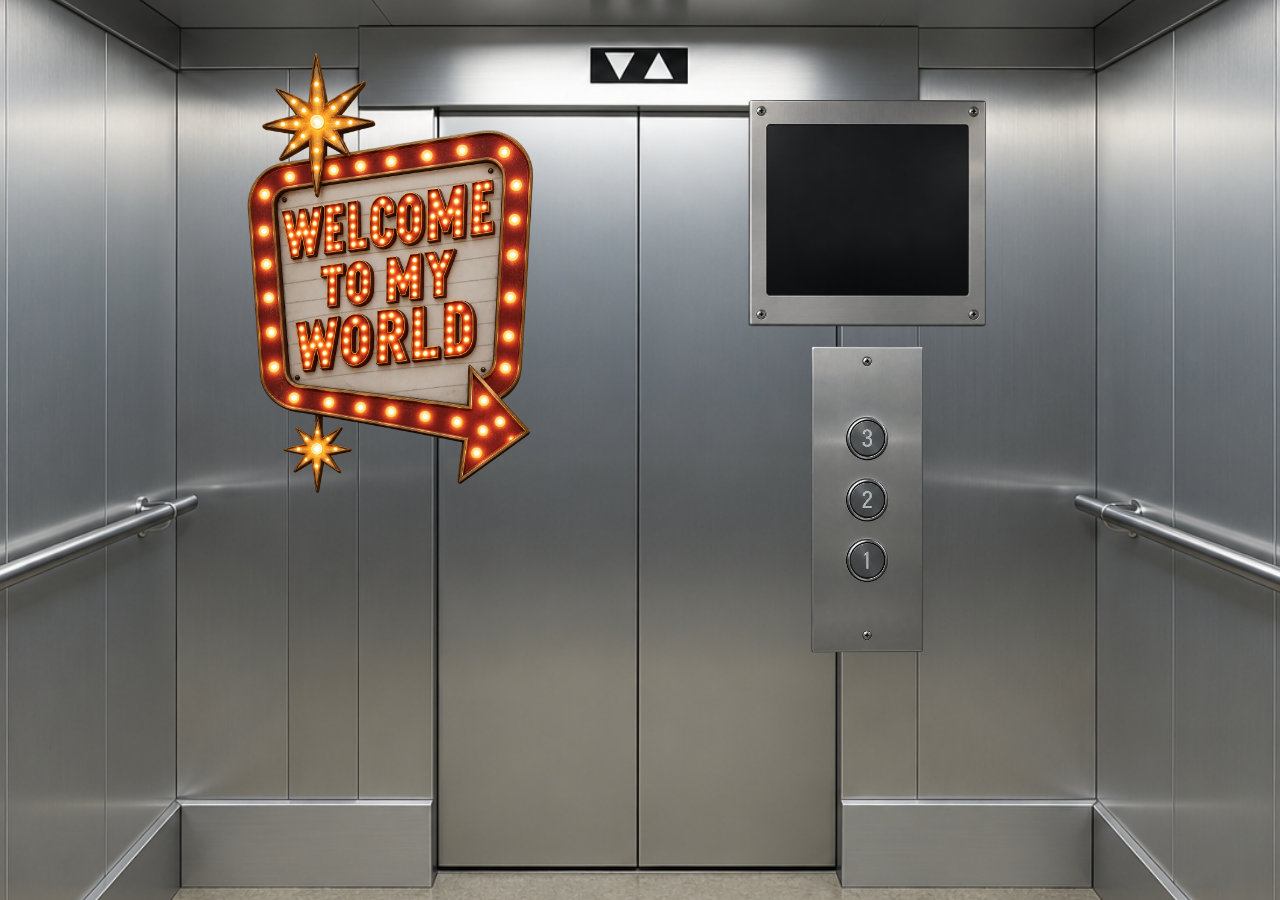
<file: index.html>
<!doctype html>
<html lang="en">
  <head>
    <meta charset="UTF-8" />
    <meta name="viewport" content="width=device-width, initial-scale=1.0" />
    <title>Elevator Collage — Entrance</title>
    <link rel="stylesheet" href="style.css" />
    <!-- kick off elevator graphics early -->
    <link rel="preload" href="assets/elevator-images/elevator.png" as="image" />
    <link
      rel="preload"
      href="assets/elevator-images/elevator-door-left.png"
      as="image"
    />
    <link
      rel="preload"
      href="assets/elevator-images/elevator-door-right.png"
      as="image"
    />
    <link
      rel="preload"
      href="assets/elevator-images/elevator-doors-removed.png"
      as="image"
    />
    <link
      rel="preload"
      href="assets/homepage-images/welcome-sign.png"
      as="image"
    />
  </head>
  <body data-page="home">
    <main class="page">
      <section
        class="elevator elevator--home elevator--closed"
        aria-label="Elevator entrance"
      >
        <div class="elevator__stage">
          <!-- homepage closed elevator shot -->
          <img
            class="elevator__closed-shot"
            src="assets/elevator-images/elevator.png"
            alt="Elevator interior with doors closed"
            draggable="false"
          />

          <!-- layered version — swapped in on first button press -->
          <div class="elevator__interactive" hidden>
            <div class="elevator__collage" aria-hidden="true"></div>

            <img
              class="elevator__door elevator__door--left left-door"
              src="assets/elevator-images/elevator-door-left.png"
              alt="Left elevator door"
              draggable="false"
            />

            <img
              class="elevator__door elevator__door--right right-door"
              src="assets/elevator-images/elevator-door-right.png"
              alt="Right elevator door"
              draggable="false"
            />

            <img
              class="elevator__frame"
              src="assets/elevator-images/elevator-doors-removed.png"
              alt="Elevator interior frame with open doorway, metal walls, handrails, and ceiling light"
              draggable="false"
            />
          </div>

          <div class="elevator__interface">
            <div class="elevator__display-wrap">
              <img
                class="elevator__display"
                src="assets/elevator-images/elevator-screen.png"
                alt="Elevator floor display screen"
                draggable="false"
              />
              <div
                class="elevator__display-readout"
                id="floor-display"
                role="status"
                aria-live="polite"
                aria-atomic="true"
              >
                <span class="elevator__display-number" id="floor-number"></span>
              </div>
            </div>

            <div class="elevator__panel">
              <img
                class="elevator__panel-image"
                id="button-panel-image"
                src="assets/elevator-images/button-panel.png"
                alt="Elevator button panel with floors 3, 2, and 1 from top to bottom"
                draggable="false"
              />
              <div
                class="elevator__buttons"
                role="group"
                aria-label="Floor selection"
              >
                <a
                  class="elevator__button"
                  href="floor3.html"
                  data-floor="3"
                  aria-label="Floor 3"
                  aria-current="false"
                ></a>
                <a
                  class="elevator__button"
                  href="floor2.html"
                  data-floor="2"
                  aria-label="Floor 2"
                  aria-current="false"
                ></a>
                <a
                  class="elevator__button"
                  href="floor1.html"
                  data-floor="1"
                  aria-label="Floor 1"
                  aria-current="false"
                ></a>
              </div>
            </div>
          </div>

          <img
            class="elevator__welcome"
            src="assets/homepage-images/welcome-sign.png"
            alt="Welcome to my world — vintage marquee sign with light bulbs and an arrow"
            draggable="false"
          />

          <div
            class="elevator__note elevator__note--under-sign"
            id="sticky-note"
          >
            <img
              class="elevator__note-image"
              src="assets/homepage-images/note.png"
              alt=""
              draggable="false"
            />
            <p class="elevator__note-text">PRESS A BUTTON</p>
          </div>
        </div>
      </section>
    </main>

    <audio
      id="elevator-music"
      src="assets/audio/elevator-music.mp3"
      loop
      preload="auto"
    ></audio>

    <script type="module" src="js/main.js"></script>
  </body>
</html>
</file>
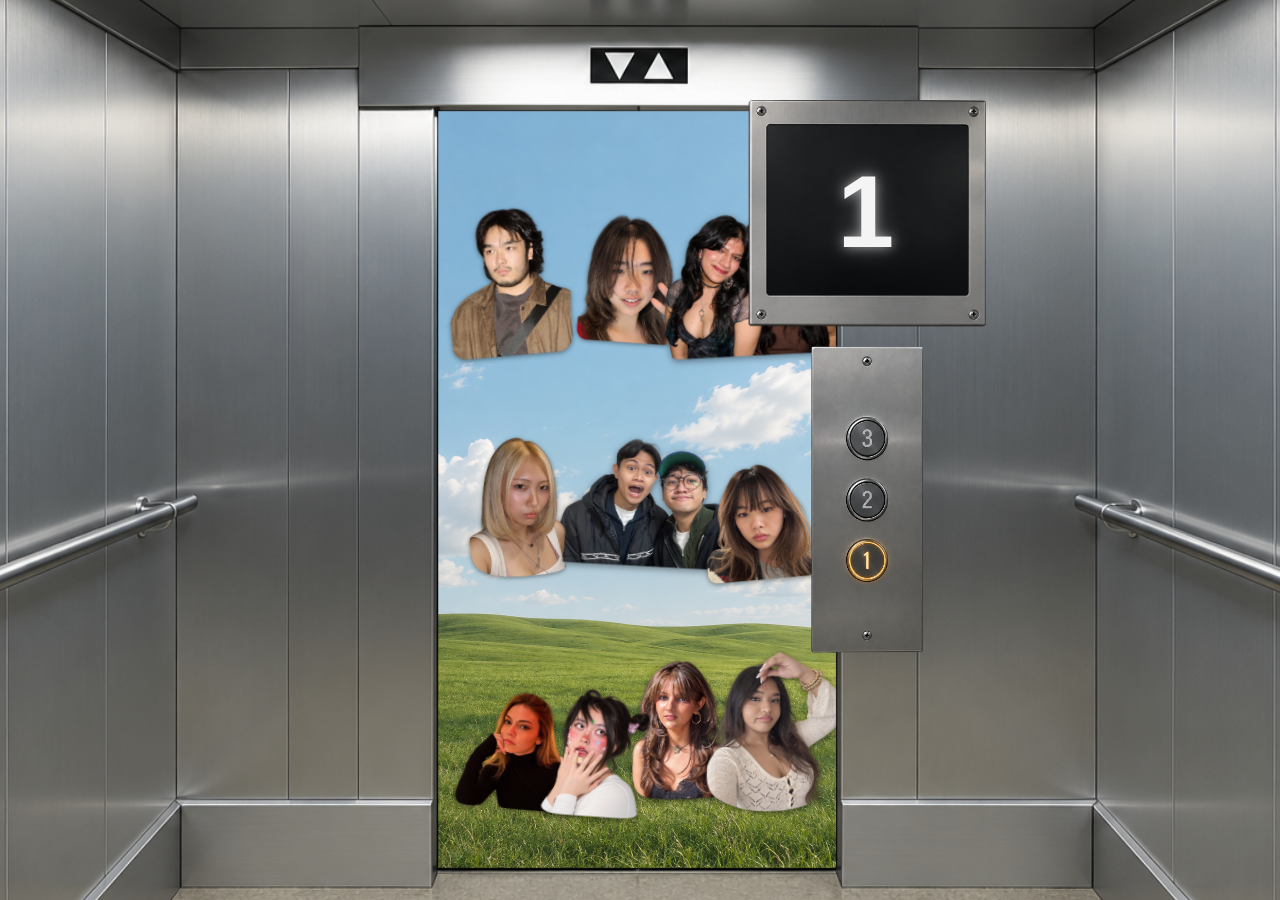
<file: floor1.html>
<!doctype html>
<html lang="en">
  <head>
    <meta charset="UTF-8" />
    <meta name="viewport" content="width=device-width, initial-scale=1.0" />
    <title>Floor 1 — People</title>
    <link rel="stylesheet" href="style.css" />
    <link rel="stylesheet" href="floor1.css" />
    <!-- doors & frame first so collage doesnt flash -->
    <link
      rel="preload"
      href="assets/elevator-images/elevator-door-left.png"
      as="image"
    />
    <link
      rel="preload"
      href="assets/elevator-images/elevator-door-right.png"
      as="image"
    />
    <link
      rel="preload"
      href="assets/elevator-images/elevator-doors-removed.png"
      as="image"
    />
    <link
      rel="preload"
      href="assets/elevator-images/elevator-screen.png"
      as="image"
    />
    <link
      rel="preload"
      href="assets/elevator-images/button-panel.png"
      as="image"
    />
  </head>
  <body data-floor="1">
    <main class="page">
      <section class="elevator elevator--closed" aria-label="Elevator floor 1">
        <!-- collage → doors → frame → ui -->
        <div class="elevator__stage">
          <div
            class="elevator__collage elevator__collage--people"
            aria-hidden="true"
          ></div>

          <img
            class="elevator__door elevator__door--left left-door"
            src="assets/elevator-images/elevator-door-left.png"
            alt="Left elevator door"
            draggable="false"
          />

          <img
            class="elevator__door elevator__door--right right-door"
            src="assets/elevator-images/elevator-door-right.png"
            alt="Right elevator door"
            draggable="false"
          />

          <img
            class="elevator__frame"
            src="assets/elevator-images/elevator-doors-removed.png"
            alt="Elevator interior frame with open doorway, metal walls, handrails, and ceiling light"
            draggable="false"
          />

          <!-- catches clicks on metal so they dont reach people behind the frame -->
          <div class="people-blockers" aria-hidden="true">
            <div class="people-blocker people-blocker--left"></div>
            <div class="people-blocker people-blocker--right"></div>
            <div class="people-blocker people-blocker--top"></div>
            <div class="people-blocker people-blocker--bottom"></div>
          </div>

          <!-- people behind the doors -->
          <div class="people-doorway">
            <div
              class="people-crowd"
              role="group"
              aria-label="Crowd of people outside the elevator"
            >
              <div class="crowd-grid">
                <!-- row 1 -->
                <button
                  type="button"
                  class="person person--01"
                  id="person-01"
                  data-primary="assets/page1-images/ai.png"
                  aria-label="Person in the crowd, top left"
                >
                  <span class="person__pose">
                    <img
                      class="person__image"
                      src="assets/page1-images/ai.png"
                      alt="Cutout of a person near the top left of the crowd"
                      loading="eager"
                      draggable="false"
                    />
                  </span>
                </button>

                <button
                  type="button"
                  class="person person--02"
                  id="person-02"
                  data-primary="assets/page1-images/krista.png"
                  aria-label="Person in the crowd, top"
                >
                  <span class="person__pose">
                    <img
                      class="person__image"
                      src="assets/page1-images/krista.png"
                      alt="Cutout of a person near the top of the crowd"
                      loading="eager"
                      draggable="false"
                    />
                  </span>
                </button>

                <button
                  type="button"
                  class="person person--03"
                  id="person-03"
                  data-primary="assets/page1-images/lakshita.png"
                  aria-label="Person in the crowd, top middle"
                >
                  <span class="person__pose">
                    <img
                      class="person__image"
                      src="assets/page1-images/lakshita.png"
                      alt="Cutout of a person near the top middle of the crowd"
                      loading="eager"
                      draggable="false"
                    />
                  </span>
                </button>

                <button
                  type="button"
                  class="person person--04"
                  id="person-04"
                  data-primary="assets/page1-images/olivia.png"
                  aria-label="Person in the crowd, top right"
                >
                  <span class="person__pose">
                    <img
                      class="person__image"
                      src="assets/page1-images/olivia.png"
                      alt="Cutout of a person near the top right of the crowd"
                      loading="eager"
                      draggable="false"
                    />
                  </span>
                </button>

                <!-- row 2 -->
                <button
                  type="button"
                  class="person person--05"
                  id="person-05"
                  data-primary="assets/page1-images/gahyun-1.png"
                  data-alt="assets/page1-images/gahyun-2.png"
                  aria-label="Person in the crowd, middle left"
                >
                  <span class="person__pose">
                    <img
                      class="person__image"
                      src="assets/page1-images/gahyun-1.png"
                      alt="Cutout of a person on the middle left of the crowd"
                      loading="eager"
                      draggable="false"
                    />
                  </span>
                </button>

                <button
                  type="button"
                  class="person person--06"
                  id="person-06"
                  data-primary="assets/page1-images/gilang-1.png"
                  data-alt="assets/page1-images/gilang-2.png"
                  aria-label="Person in the crowd, middle"
                >
                  <span class="person__pose">
                    <img
                      class="person__image"
                      src="assets/page1-images/gilang-1.png"
                      alt="Cutout of a person in the middle of the crowd"
                      loading="eager"
                      draggable="false"
                    />
                  </span>
                </button>

                <button
                  type="button"
                  class="person person--07"
                  id="person-07"
                  data-primary="assets/page1-images/kaylen-1.png"
                  data-alt="assets/page1-images/kaylen-2.png"
                  aria-label="Person in the crowd, middle right"
                >
                  <span class="person__pose">
                    <img
                      class="person__image"
                      src="assets/page1-images/kaylen-1.png"
                      alt="Cutout of a person on the middle right of the crowd"
                      loading="eager"
                      draggable="false"
                    />
                  </span>
                </button>

                <!-- row 3 -->
                <button
                  type="button"
                  class="person person--08"
                  id="person-08"
                  data-primary="assets/page1-images/jamie-1.png"
                  data-alt="assets/page1-images/jamie-2.png"
                  aria-label="Person in the crowd, bottom left"
                >
                  <span class="person__pose">
                    <img
                      class="person__image"
                      src="assets/page1-images/jamie-1.png"
                      alt="Cutout of a person near the bottom left of the crowd"
                      loading="eager"
                      draggable="false"
                    />
                  </span>
                </button>

                <button
                  type="button"
                  class="person person--09"
                  id="person-09"
                  data-primary="assets/page1-images/mannat-1.png"
                  data-alt="assets/page1-images/mannat-2.png"
                  aria-label="Person in the crowd, bottom center"
                >
                  <span class="person__pose">
                    <img
                      class="person__image"
                      src="assets/page1-images/mannat-1.png"
                      alt="Cutout of a person near the bottom center of the crowd"
                      loading="eager"
                      draggable="false"
                    />
                  </span>
                </button>

                <button
                  type="button"
                  class="person person--10"
                  id="person-10"
                  data-primary="assets/page1-images/tahisha-1.png"
                  data-alt="assets/page1-images/tahisha-2.png"
                  aria-label="Person in the crowd, bottom right"
                >
                  <span class="person__pose">
                    <img
                      class="person__image"
                      src="assets/page1-images/tahisha-1.png"
                      alt="Cutout of a person near the bottom right of the crowd"
                      loading="eager"
                      draggable="false"
                    />
                  </span>
                </button>
              </div>
            </div>
          </div>

          <div class="elevator__interface">
            <div class="elevator__display-wrap">
              <img
                class="elevator__display"
                src="assets/elevator-images/elevator-screen.png"
                alt="Elevator floor display screen"
                draggable="false"
              />
              <div
                class="elevator__display-readout"
                id="floor-display"
                role="status"
                aria-live="polite"
                aria-atomic="true"
              >
                <span class="elevator__display-number" id="floor-number"></span>
              </div>
            </div>

            <div class="elevator__panel">
              <img
                class="elevator__panel-image"
                id="button-panel-image"
                src="assets/elevator-images/button-panel.png"
                alt="Elevator button panel with floors 3, 2, and 1 from top to bottom"
                draggable="false"
              />
              <div
                class="elevator__buttons"
                role="group"
                aria-label="Floor selection"
              >
                <a
                  class="elevator__button"
                  href="floor3.html"
                  data-floor="3"
                  aria-label="Floor 3"
                  aria-current="false"
                ></a>
                <a
                  class="elevator__button"
                  href="floor2.html"
                  data-floor="2"
                  aria-label="Floor 2"
                  aria-current="false"
                ></a>
                <a
                  class="elevator__button"
                  href="floor1.html"
                  data-floor="1"
                  aria-label="Floor 1"
                  aria-current="false"
                ></a>
              </div>
            </div>
          </div>

          <a
            class="elevator__note elevator__note--under-sign elevator__note--home-link"
            id="sticky-note"
            href="index.html"
            aria-label="Go home"
          >
            <img
              class="elevator__note-image"
              src="assets/homepage-images/note.png"
              alt=""
              draggable="false"
            />
            <span class="elevator__note-text">HOME?</span>
          </a>
        </div>
      </section>
    </main>

    <audio
      id="elevator-music"
      src="assets/audio/elevator-music.mp3"
      loop
      preload="auto"
    ></audio>

    <script type="module" src="js/main.js"></script>
    <script type="module" src="js/people.js"></script>
  </body>
</html>
</file>
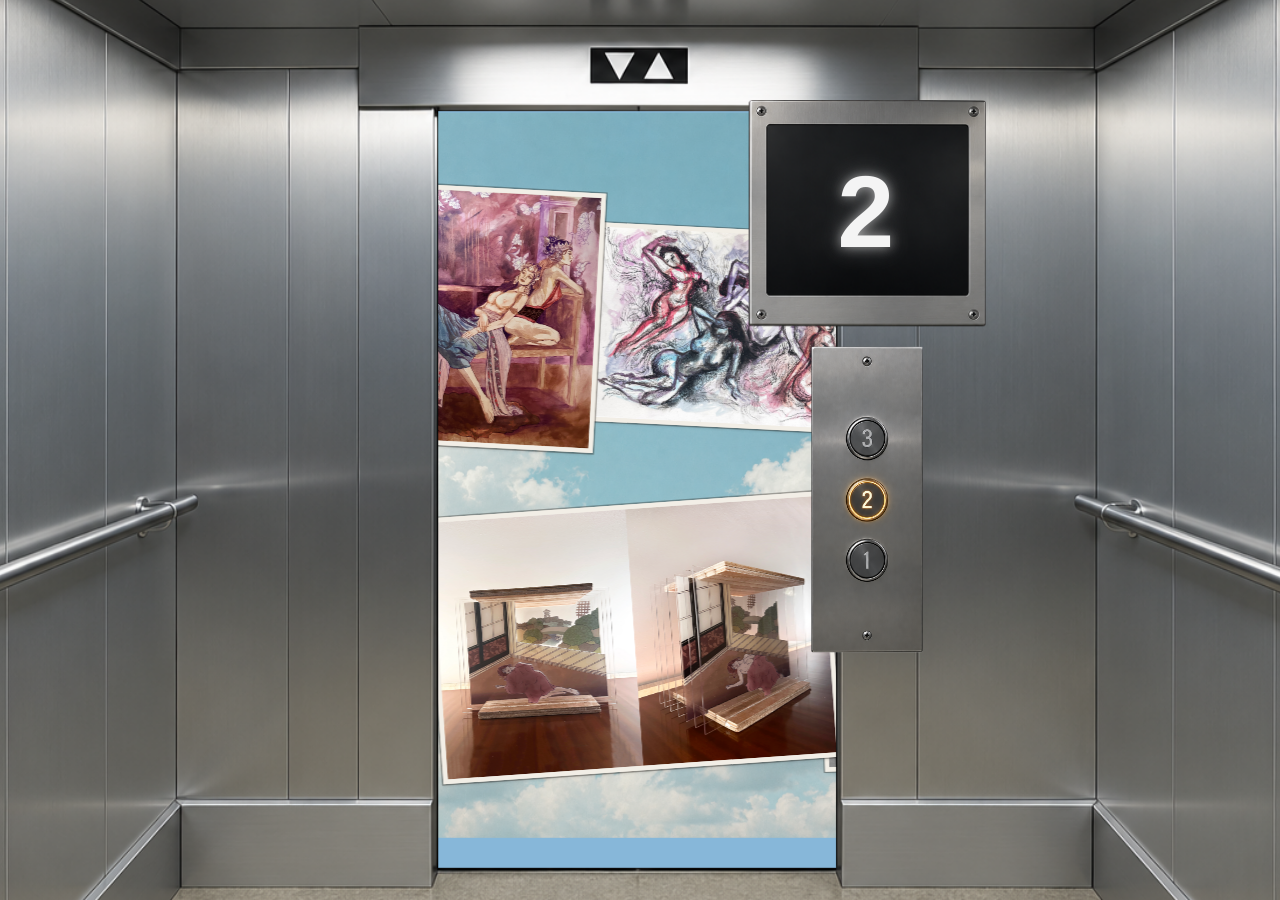
<file: floor2.html>
<!doctype html>
<html lang="en">
  <head>
    <meta charset="UTF-8" />
    <meta name="viewport" content="width=device-width, initial-scale=1.0" />
    <title>Floor 2 — The Archives</title>
    <link rel="stylesheet" href="style.css" />
    <link rel="stylesheet" href="floor2.css" />
    <!-- doors & frame first so collage doesnt flash -->
    <link
      rel="preload"
      href="assets/elevator-images/elevator-door-left.png"
      as="image"
    />
    <link
      rel="preload"
      href="assets/elevator-images/elevator-door-right.png"
      as="image"
    />
    <link
      rel="preload"
      href="assets/elevator-images/elevator-doors-removed.png"
      as="image"
    />
    <link
      rel="preload"
      href="assets/elevator-images/elevator-screen.png"
      as="image"
    />
    <link
      rel="preload"
      href="assets/elevator-images/button-panel.png"
      as="image"
    />
    <link rel="preload" href="assets/audio/debussy.mp3" as="audio" />
  </head>
  <body data-floor="2">
    <main class="page">
      <section class="elevator elevator--closed" aria-label="Elevator floor 2">
        <!-- collage → doors → frame → ui -->
        <div class="elevator__stage">
          <div
            class="elevator__collage elevator__collage--archives"
            aria-hidden="true"
          ></div>

          <img
            class="elevator__door elevator__door--left left-door"
            src="assets/elevator-images/elevator-door-left.png"
            alt="Left elevator door"
            draggable="false"
          />

          <img
            class="elevator__door elevator__door--right right-door"
            src="assets/elevator-images/elevator-door-right.png"
            alt="Right elevator door"
            draggable="false"
          />

          <img
            class="elevator__frame"
            src="assets/elevator-images/elevator-doors-removed.png"
            alt="Elevator interior frame with open doorway, metal walls, handrails, and ceiling light"
            draggable="false"
          />

          <!-- catches clicks on metal so they dont reach artworks behind the frame -->
          <div class="archives__blockers" aria-hidden="true">
            <div class="archives__blocker archives__blocker--left"></div>
            <div class="archives__blocker archives__blocker--right"></div>
            <div class="archives__blocker archives__blocker--top"></div>
            <div class="archives__blocker archives__blocker--bottom"></div>
          </div>

          <!-- doorway & sky & gallery (behind doors/frame) -->
          <div class="archives__doorway">
            <div class="archives__sky" aria-hidden="true"></div>
            <div class="archives__gallery">
              <!-- top belt: drifts right → left -->
              <div
                class="gallery-row gallery-row--top"
                data-gallery-row
                aria-label="Archive row moving left"
              >
                <div class="gallery-shift">
                  <div class="gallery-track">
                    <div class="gallery-set" data-gallery-set>
                      <figure
                        class="artwork artwork--tall artwork--featured artwork--tilt-a"
                        style="--art-ratio: 2640 / 3300"
                        tabindex="0"
                      >
                        <div class="artwork__media">
                          <span class="artwork__fallback" aria-hidden="true"
                            >ART 01</span
                          >
                          <img
                            src="assets/page2-images/painting-1.PNG"
                            alt="Portrait painting of a person with long hair"
                            loading="eager"
                            draggable="false"
                          />
                        </div>
                      </figure>

                      <figure
                        class="artwork artwork--medium artwork--tilt-b artwork--overlap-left"
                        style="--art-ratio: 2753 / 2031"
                        tabindex="0"
                      >
                        <div class="artwork__media">
                          <span class="artwork__fallback" aria-hidden="true"
                            >ART 02</span
                          >
                          <img
                            src="assets/page2-images/drawing-1.JPG"
                            alt="Pencil drawing artwork"
                            loading="eager"
                            draggable="false"
                          />
                        </div>
                      </figure>

                      <figure
                        class="artwork artwork--wide artwork--tilt-c"
                        style="--art-ratio: 1535 / 770"
                        tabindex="0"
                      >
                        <div class="artwork__media">
                          <span class="artwork__fallback" aria-hidden="true"
                            >ART 03</span
                          >
                          <img
                            src="assets/page2-images/painting-6.JPG"
                            alt="Wide landscape painting"
                            loading="eager"
                            draggable="false"
                          />
                        </div>
                      </figure>

                      <figure
                        class="artwork artwork--large artwork--overlap-right"
                        style="--art-ratio: 3508 / 2480"
                        tabindex="0"
                      >
                        <div class="artwork__media">
                          <span class="artwork__fallback" aria-hidden="true"
                            >ART 04</span
                          >
                          <img
                            src="assets/page2-images/sculpture-1.PNG"
                            alt="Sculpture photograph"
                            loading="eager"
                            draggable="false"
                          />
                        </div>
                      </figure>

                      <figure
                        class="artwork artwork--tall artwork--tilt-a"
                        style="--art-ratio: 1136 / 1600"
                        tabindex="0"
                      >
                        <div class="artwork__media">
                          <span class="artwork__fallback" aria-hidden="true"
                            >ART 05</span
                          >
                          <img
                            src="assets/page2-images/painting-3.JPG"
                            alt="Tall portrait painting"
                            loading="eager"
                            draggable="false"
                          />
                        </div>
                      </figure>

                      <figure
                        class="artwork artwork--wide artwork--tilt-b artwork--overlap-left"
                        style="--art-ratio: 3832 / 1955"
                        tabindex="0"
                      >
                        <div class="artwork__media">
                          <span class="artwork__fallback" aria-hidden="true"
                            >ART 06</span
                          >
                          <img
                            src="assets/page2-images/journal-1.JPG"
                            alt="Open journal page with sketches"
                            loading="eager"
                            draggable="false"
                          />
                        </div>
                      </figure>
                    </div>
                  </div>
                </div>
              </div>

              <!-- bottom belt: drifts left → right -->
              <div
                class="gallery-row gallery-row--bottom"
                data-gallery-row
                aria-label="Archive row moving right"
              >
                <div class="gallery-shift">
                  <div class="gallery-track">
                    <div class="gallery-set" data-gallery-set>
                      <figure
                        class="artwork artwork--large artwork--featured artwork--tilt-b"
                        style="--art-ratio: 6047 / 4032"
                        tabindex="0"
                      >
                        <div class="artwork__media">
                          <span class="artwork__fallback" aria-hidden="true"
                            >ART 07</span
                          >
                          <img
                            src="assets/page2-images/sculpture-2.JPG"
                            alt="Large sculpture installation photograph"
                            loading="eager"
                            draggable="false"
                          />
                        </div>
                      </figure>

                      <figure
                        class="artwork artwork--tall artwork--tilt-c artwork--overlap-left"
                        style="--art-ratio: 2400 / 3000"
                        tabindex="0"
                      >
                        <div class="artwork__media">
                          <span class="artwork__fallback" aria-hidden="true"
                            >ART 08</span
                          >
                          <img
                            src="assets/page2-images/painting-2.PNG"
                            alt="Portrait painting"
                            loading="eager"
                            draggable="false"
                          />
                        </div>
                      </figure>

                      <figure
                        class="artwork artwork--medium artwork--tilt-a"
                        style="--art-ratio: 3212 / 2514"
                        tabindex="0"
                      >
                        <div class="artwork__media">
                          <span class="artwork__fallback" aria-hidden="true"
                            >ART 09</span
                          >
                          <img
                            src="assets/page2-images/drawing-2.JPG"
                            alt="Detailed pencil drawing"
                            loading="eager"
                            draggable="false"
                          />
                        </div>
                      </figure>

                      <figure
                        class="artwork artwork--small artwork--overlap-right"
                        style="--art-ratio: 2560 / 2575"
                        tabindex="0"
                      >
                        <div class="artwork__media">
                          <span class="artwork__fallback" aria-hidden="true"
                            >ART 10</span
                          >
                          <img
                            src="assets/page2-images/painting-4.JPG"
                            alt="Nearly square painting"
                            loading="eager"
                            draggable="false"
                          />
                        </div>
                      </figure>

                      <figure
                        class="artwork artwork--wide artwork--tilt-b artwork--featured"
                        style="--art-ratio: 4028 / 2350"
                        tabindex="0"
                      >
                        <div class="artwork__media">
                          <span class="artwork__fallback" aria-hidden="true"
                            >ART 11</span
                          >
                          <img
                            src="assets/page2-images/journal-2.PNG"
                            alt="Journal spread with drawings and notes"
                            loading="eager"
                            draggable="false"
                          />
                        </div>
                      </figure>

                      <figure
                        class="artwork artwork--tall artwork--tilt-c artwork--overlap-left"
                        style="--art-ratio: 2707 / 3414"
                        tabindex="0"
                      >
                        <div class="artwork__media">
                          <span class="artwork__fallback" aria-hidden="true"
                            >ART 12</span
                          >
                          <img
                            src="assets/page2-images/painting-5.JPG"
                            alt="Tall figure painting"
                            loading="eager"
                            draggable="false"
                          />
                        </div>
                      </figure>
                    </div>
                  </div>
                </div>
              </div>
            </div>
          </div>

          <div class="elevator__interface">
            <div class="elevator__display-wrap">
              <img
                class="elevator__display"
                src="assets/elevator-images/elevator-screen.png"
                alt="Elevator floor display screen"
                draggable="false"
              />
              <div
                class="elevator__display-readout"
                id="floor-display"
                role="status"
                aria-live="polite"
                aria-atomic="true"
              >
                <span class="elevator__display-number" id="floor-number"></span>
              </div>
            </div>

            <div class="elevator__panel">
              <img
                class="elevator__panel-image"
                id="button-panel-image"
                src="assets/elevator-images/button-panel.png"
                alt="Elevator button panel with floors 3, 2, and 1 from top to bottom"
                draggable="false"
              />
              <div
                class="elevator__buttons"
                role="group"
                aria-label="Floor selection"
              >
                <a
                  class="elevator__button"
                  href="floor3.html"
                  data-floor="3"
                  aria-label="Floor 3"
                  aria-current="false"
                ></a>
                <a
                  class="elevator__button"
                  href="floor2.html"
                  data-floor="2"
                  aria-label="Floor 2"
                  aria-current="false"
                ></a>
                <a
                  class="elevator__button"
                  href="floor1.html"
                  data-floor="1"
                  aria-label="Floor 1"
                  aria-current="false"
                ></a>
              </div>
            </div>
          </div>

          <a
            class="elevator__note elevator__note--under-sign elevator__note--home-link"
            id="sticky-note"
            href="index.html"
            aria-label="Go home"
          >
            <img
              class="elevator__note-image"
              src="assets/homepage-images/note.png"
              alt=""
              draggable="false"
            />
            <span class="elevator__note-text">HOME?</span>
          </a>
        </div>
      </section>
    </main>

    <audio
      id="elevator-music"
      src="assets/audio/elevator-music.mp3"
      loop
      preload="auto"
    ></audio>

    <audio
      id="gallery-music"
      src="assets/audio/debussy.mp3"
      loop
      preload="auto"
    ></audio>

    <script type="module" src="js/main.js"></script>
    <script type="module" src="js/archives.js"></script>
  </body>
</html>
</file>
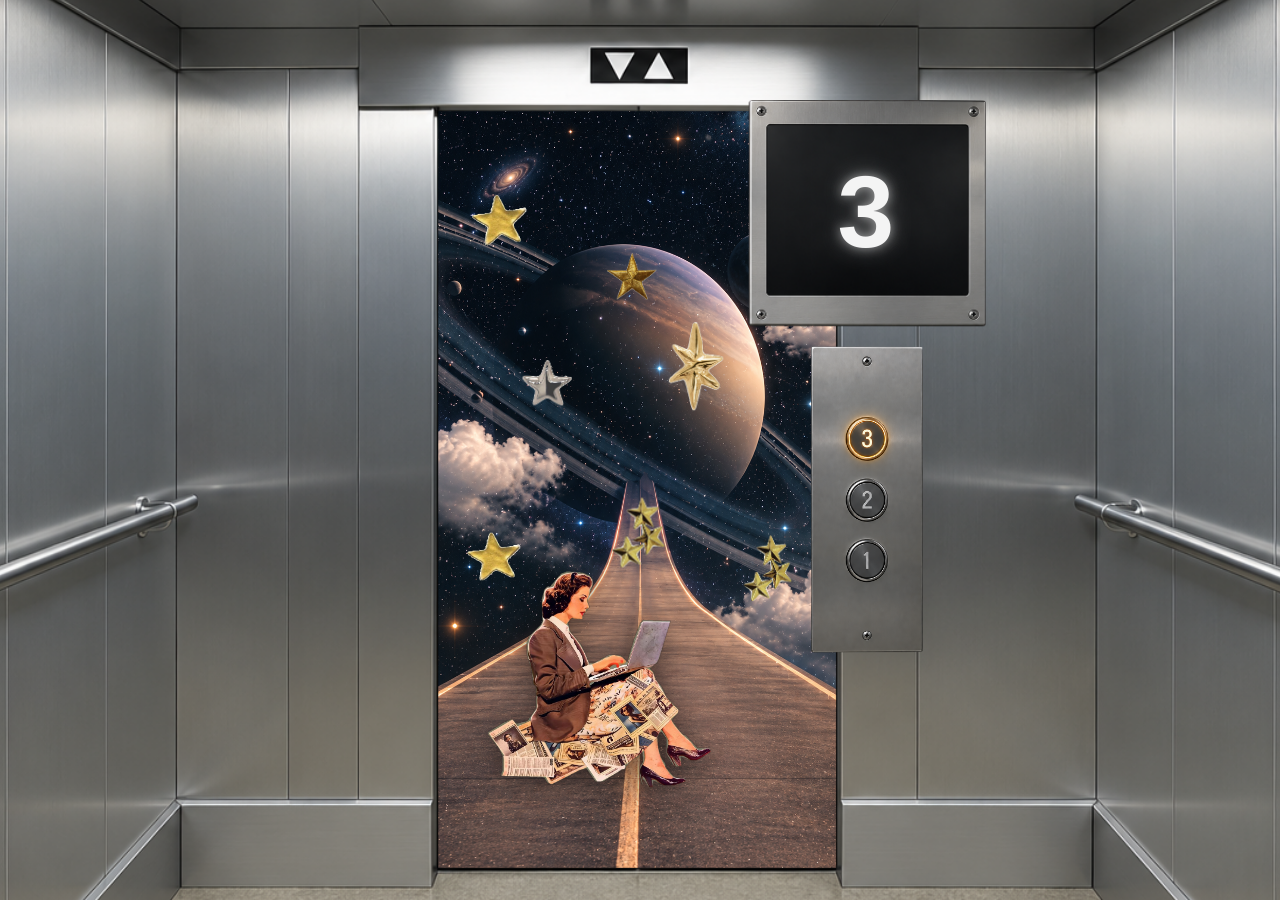
<file: floor3.html>
<!doctype html>
<html lang="en">
  <head>
    <meta charset="UTF-8" />
    <meta name="viewport" content="width=device-width, initial-scale=1.0" />
    <title>Floor 3 — Dreams</title>
    <link rel="stylesheet" href="style.css" />
    <link rel="stylesheet" href="floor3.css" />
    <!-- doors & frame first so collage doesnt flash -->
    <link
      rel="preload"
      href="assets/elevator-images/elevator-door-left.png"
      as="image"
    />
    <link
      rel="preload"
      href="assets/elevator-images/elevator-door-right.png"
      as="image"
    />
    <link
      rel="preload"
      href="assets/elevator-images/elevator-doors-removed.png"
      as="image"
    />
    <link
      rel="preload"
      href="assets/elevator-images/elevator-screen.png"
      as="image"
    />
    <link
      rel="preload"
      href="assets/elevator-images/button-panel.png"
      as="image"
    />
  </head>
  <body data-floor="3">
    <main class="page">
      <section class="elevator elevator--closed" aria-label="Elevator floor 3">
        <!-- collage → doors → frame → ui -->
        <div class="elevator__stage">
          <div
            class="elevator__collage elevator__collage--dreams"
            aria-hidden="true"
          ></div>

          <img
            class="elevator__door elevator__door--left left-door"
            src="assets/elevator-images/elevator-door-left.png"
            alt="Left elevator door"
            draggable="false"
          />

          <img
            class="elevator__door elevator__door--right right-door"
            src="assets/elevator-images/elevator-door-right.png"
            alt="Right elevator door"
            draggable="false"
          />

          <img
            class="elevator__frame"
            src="assets/elevator-images/elevator-doors-removed.png"
            alt="Elevator interior frame with open doorway, metal walls, handrails, and ceiling light"
            draggable="false"
          />

          <!-- block metal clicks from hitting stars -->
          <div class="dreams-blockers" aria-hidden="true">
            <div class="dreams-blocker dreams-blocker--left"></div>
            <div class="dreams-blocker dreams-blocker--right"></div>
            <div class="dreams-blocker dreams-blocker--top"></div>
            <div class="dreams-blocker dreams-blocker--bottom"></div>
          </div>

          <!-- dreams behind the doors -->
          <div class="dreams-doorway">
            <div class="dreams-space">
              <!-- star→image pairs live in assets/page3-images/ -->
              <div
                class="dream-field"
                role="region"
                aria-label="Dream collage. Click stars to reveal images."
              >
                <div class="dream-portal dream-portal--b2">
                  <button
                    type="button"
                    class="star"
                    data-reveal="b2"
                    aria-label="Reveal hidden dream image"
                  >
                    <span class="star__motion">
                      <img
                        class="star__image"
                        src="assets/page3-images/star-1.png"
                        alt=""
                        draggable="false"
                      />
                    </span>
                  </button>
                  <figure class="dream-reveal" data-reveal="b2" hidden>
                    <div class="dream-reveal__motion">
                      <img
                        class="dream-reveal__image"
                        src="assets/page3-images/b2.png"
                        alt="B-2 aircraft"
                        draggable="false"
                      />
                    </div>
                  </figure>
                </div>

                <div class="dream-portal dream-portal--f001">
                  <button
                    type="button"
                    class="star"
                    data-reveal="f001"
                    aria-label="Reveal hidden dream image"
                  >
                    <span class="star__motion">
                      <img
                        class="star__image"
                        src="assets/page3-images/star-2.png"
                        alt=""
                        draggable="false"
                      />
                    </span>
                  </button>
                  <figure class="dream-reveal" data-reveal="f001" hidden>
                    <div class="dream-reveal__motion">
                      <img
                        class="dream-reveal__image"
                        src="assets/page3-images/f001.png"
                        alt="Aircraft F001"
                        draggable="false"
                      />
                    </div>
                  </figure>
                </div>

                <div class="dream-portal dream-portal--robot2">
                  <button
                    type="button"
                    class="star"
                    data-reveal="robot2"
                    aria-label="Reveal hidden dream image"
                  >
                    <span class="star__motion">
                      <img
                        class="star__image"
                        src="assets/page3-images/star-4.png"
                        alt=""
                        draggable="false"
                      />
                    </span>
                  </button>
                  <figure class="dream-reveal" data-reveal="robot2" hidden>
                    <div class="dream-reveal__motion">
                      <img
                        class="dream-reveal__image"
                        src="assets/page3-images/robot-2.png"
                        alt="Robot"
                        draggable="false"
                      />
                    </div>
                  </figure>
                </div>

                <div class="dream-portal dream-portal--brain">
                  <button
                    type="button"
                    class="star"
                    data-reveal="brain"
                    aria-label="Reveal hidden dream image"
                  >
                    <span class="star__motion">
                      <img
                        class="star__image"
                        src="assets/page3-images/star-4.png"
                        alt=""
                        draggable="false"
                      />
                    </span>
                  </button>
                  <figure class="dream-reveal" data-reveal="brain" hidden>
                    <div class="dream-reveal__motion">
                      <img
                        class="dream-reveal__image"
                        src="assets/page3-images/brain.png"
                        alt="Brain"
                        draggable="false"
                      />
                    </div>
                  </figure>
                </div>

                <div class="dream-portal dream-portal--robot">
                  <button
                    type="button"
                    class="star"
                    data-reveal="robot"
                    aria-label="Reveal hidden dream image"
                  >
                    <span class="star__motion">
                      <img
                        class="star__image"
                        src="assets/page3-images/star-5.png"
                        alt=""
                        draggable="false"
                      />
                    </span>
                  </button>
                  <figure class="dream-reveal" data-reveal="robot" hidden>
                    <div class="dream-reveal__motion">
                      <img
                        class="dream-reveal__image"
                        src="assets/page3-images/robot-1.png"
                        alt="Robot"
                        draggable="false"
                      />
                    </div>
                  </figure>
                </div>

                <div class="dream-portal dream-portal--mit">
                  <button
                    type="button"
                    class="star"
                    data-reveal="mit"
                    aria-label="Reveal hidden dream image"
                  >
                    <span class="star__motion">
                      <img
                        class="star__image"
                        src="assets/page3-images/star-1.png"
                        alt=""
                        draggable="false"
                      />
                    </span>
                  </button>
                  <figure class="dream-reveal" data-reveal="mit" hidden>
                    <div class="dream-reveal__motion">
                      <img
                        class="dream-reveal__image"
                        src="assets/page3-images/mit.png"
                        alt="MIT campus"
                        draggable="false"
                      />
                    </div>
                  </figure>
                </div>

                <div class="dream-portal dream-portal--skyline">
                  <button
                    type="button"
                    class="star"
                    data-reveal="skyline"
                    aria-label="Reveal hidden dream image"
                  >
                    <span class="star__motion">
                      <img
                        class="star__image"
                        src="assets/page3-images/star-3.png"
                        alt=""
                        draggable="false"
                      />
                    </span>
                  </button>
                  <figure class="dream-reveal" data-reveal="skyline" hidden>
                    <div class="dream-reveal__motion">
                      <img
                        class="dream-reveal__image"
                        src="assets/page3-images/skyline.png"
                        alt="NYC skyline"
                        draggable="false"
                      />
                    </div>
                  </figure>
                </div>

                <div class="dream-portal dream-portal--books">
                  <button
                    type="button"
                    class="star"
                    data-reveal="books"
                    aria-label="Reveal hidden dream image"
                  >
                    <span class="star__motion">
                      <img
                        class="star__image"
                        src="assets/page3-images/star-3.png"
                        alt=""
                        draggable="false"
                      />
                    </span>
                  </button>
                  <figure class="dream-reveal" data-reveal="books" hidden>
                    <div class="dream-reveal__motion">
                      <img
                        class="dream-reveal__image"
                        src="assets/page3-images/books.png"
                        alt="Stack of books"
                        draggable="false"
                      />
                    </div>
                  </figure>
                </div>

                <div class="dream-woman">
                  <div class="dream-woman__motion">
                    <img
                      class="dream-woman__image"
                      src="assets/page3-images/woman.png"
                      alt="A woman dreaming"
                      draggable="false"
                    />
                  </div>
                </div>
              </div>
            </div>
          </div>

          <div class="elevator__interface">
            <div class="elevator__display-wrap">
              <img
                class="elevator__display"
                src="assets/elevator-images/elevator-screen.png"
                alt="Elevator floor display screen"
                draggable="false"
              />
              <div
                class="elevator__display-readout"
                id="floor-display"
                role="status"
                aria-live="polite"
                aria-atomic="true"
              >
                <span class="elevator__display-number" id="floor-number"></span>
              </div>
            </div>

            <div class="elevator__panel">
              <img
                class="elevator__panel-image"
                id="button-panel-image"
                src="assets/elevator-images/button-panel.png"
                alt="Elevator button panel with floors 3, 2, and 1 from top to bottom"
                draggable="false"
              />
              <div
                class="elevator__buttons"
                role="group"
                aria-label="Floor selection"
              >
                <a
                  class="elevator__button"
                  href="floor3.html"
                  data-floor="3"
                  aria-label="Floor 3"
                  aria-current="false"
                ></a>
                <a
                  class="elevator__button"
                  href="floor2.html"
                  data-floor="2"
                  aria-label="Floor 2"
                  aria-current="false"
                ></a>
                <a
                  class="elevator__button"
                  href="floor1.html"
                  data-floor="1"
                  aria-label="Floor 1"
                  aria-current="false"
                ></a>
              </div>
            </div>
          </div>

          <a
            class="elevator__note elevator__note--under-sign elevator__note--home-link"
            id="sticky-note"
            href="index.html"
            aria-label="Go home"
          >
            <img
              class="elevator__note-image"
              src="assets/homepage-images/note.png"
              alt=""
              draggable="false"
            />
            <span class="elevator__note-text">HOME?</span>
          </a>
        </div>
      </section>
    </main>

    <audio
      id="elevator-music"
      src="assets/audio/elevator-music.mp3"
      loop
      preload="auto"
    ></audio>

    <audio
      id="dreams-music"
      src="assets/audio/space.mp3"
      loop
      preload="auto"
    ></audio>

    <script type="module" src="js/main.js"></script>
    <script type="module" src="js/dreams.js"></script>
  </body>
</html>
</file>
<file: style.css>
/* elevator collage — positioning & door animation */

@font-face {
  font-family: "Pencilant Script";
  src: url("assets/fonts/pencilant.script.otf") format("opentype");
  font-weight: normal;
  font-style: normal;
  font-display: swap;
}

:root {
  --page-bg: #0a0a0a;
  --collage-bg: #000000;

  /* reposition knobs — +x right, +y down */
  --elevator-zoom: 1.4;

  --elevator-shift-x: 0%;
  --elevator-shift-y: -6%;

  --interface-shift-x: -433px;
  --interface-shift-y: 120px;
  --interface-top: 80px;
  --interface-right: 30px;
  --interface-width: 100px;

  --screen-width: 170px;
  --panel-width: 80px;

  --screen-shift-x: 0px;
  --screen-shift-y: 0px;

  --panel-shift-x: 0px;
  --panel-shift-y: -15px;

  /* welcome sign (homepage, left side) */
  --welcome-width: 220px;
  --welcome-shift-x: 300px;
  --welcome-shift-y: 0px;
  --welcome-left: 4%;
  --welcome-top: 18%;
  --welcome-fly-duration: 1.1s;

  /* sticky note sits under welcome coords, these are extra offsets only */
  --note-width: 100px;
  --note-shift-x: 5px; /* + right / - left */
  --note-shift-y: -50px; /* + down / - up */
  --note-gap-below-sign: 10px;
  --note-text-rotate: -6deg; /* match the tilt in the png */
  --note-fade-duration: 0.9s;
  --note-fly-duration: 1.1s;
  --note-idle-ms: 10000; /* fade in after idle */

  /* door slide — took some trial and error */
  --door-duration: 1.75s;
  --door-easing: cubic-bezier(0.45, 0.02, 0.2, 1);
  --door-open-distance: 12%;

  /* travel times while doors are closed */
  --travel-duration-near: 3s; /* floor diff of 1 */
  --travel-duration-far: 5s; /* floor diff of 2+ */
  --travel-duration-initial: 3s; /* first trip from homepage */
}

*,
*::before,
*::after {
  box-sizing: border-box;
}

html,
body {
  height: 100%;
  margin: 0;
  overflow: hidden;
}

body {
  background: var(--page-bg);
  color: #f2f2f2;
  font-family: "Segoe UI", system-ui, sans-serif;
}

img {
  display: block;
  max-width: none;
  user-select: none;
  -webkit-user-drag: none;
}

button {
  font: inherit;
  background: none;
  border: 0;
  padding: 0;
  color: inherit;
}

/* css grid required for the assignment */
.page {
  display: grid;
  grid-template-columns: 1fr;
  grid-template-rows: 1fr;
  width: 100%;
  height: 100%;
  min-height: 100dvh;
  padding: 0;
}

.elevator {
  display: grid;
  width: 100%;
  height: 100%;
  overflow: hidden;
  /* hide till graphics load so collage doesnt flash thru */
  opacity: 0;
}

.elevator.elevator--ready {
  opacity: 1;
}

.elevator__stage {
  position: relative;
  width: 100%;
  height: 100%;
  overflow: hidden;
  transform: scale(var(--elevator-zoom));
  transform-origin: center center;
}

/* frame & collage stay put, only doors slide */
.elevator__collage,
.elevator__frame,
.elevator__closed-shot {
  position: absolute;
  inset: 0;
  width: 100%;
  height: 100%;
  transform: translate(var(--elevator-shift-x), var(--elevator-shift-y));
}

/* homepage closed elevator photo */
.elevator__closed-shot {
  z-index: 4;
  object-fit: fill;
  pointer-events: none;
}

.elevator__interactive {
  position: absolute;
  inset: 0;
  width: 100%;
  height: 100%;
}

.elevator--home .elevator__interactive {
  visibility: hidden;
}

.elevator:not(.elevator--home) .elevator__closed-shot {
  display: none;
}

.elevator__welcome {
  position: absolute;
  z-index: 6;
  top: var(--welcome-top);
  left: var(--welcome-left);
  width: var(--welcome-width);
  height: auto;
  transform: translate(var(--welcome-shift-x), var(--welcome-shift-y));
  transform-origin: center center;
  pointer-events: none;
  user-select: none;
  will-change: transform, opacity;
}

/* keep sign around during fly-away even after homepage mode ends */
.elevator:not(.elevator--home)
  .elevator__welcome:not(.elevator__welcome--fly-away) {
  display: none;
}

.elevator__welcome--fly-away {
  animation: welcome-fly-away var(--welcome-fly-duration)
    cubic-bezier(0.4, 0, 0.7, 0.2) forwards;
}

@keyframes welcome-fly-away {
  0% {
    transform: translate(var(--welcome-shift-x), var(--welcome-shift-y))
      rotate(0deg) scale(1);
    opacity: 1;
  }
  100% {
    transform: translate(
        calc(var(--welcome-shift-x) - 110vw),
        calc(var(--welcome-shift-y) - 55vh)
      )
      rotate(-28deg) scale(0.35);
    opacity: 0;
  }
}

@media (prefers-reduced-motion: reduce) {
  .elevator__welcome--fly-away {
    animation: welcome-fade-away 0.25s ease forwards;
  }

  @keyframes welcome-fade-away {
    to {
      opacity: 0;
    }
  }
}

/* sticky note — hidden until idle timer */
.elevator__note {
  position: absolute;
  z-index: 7;
  display: block;
  width: var(--note-width);
  opacity: 0;
  visibility: hidden;
  pointer-events: none;
  user-select: none;
  text-decoration: none;
  color: inherit;
  transition:
    opacity var(--note-fade-duration) ease,
    visibility 0s linear var(--note-fade-duration);
}

/* same spot on homepage & floors (under welcome-sign coords) */
.elevator__note--under-sign {
  left: var(--welcome-left);
  top: var(--welcome-top);
  transform: translate(
      calc(
        var(--welcome-shift-x) + (var(--welcome-width) - var(--note-width)) /
          2 + var(--note-shift-x)
      ),
      calc(
        var(--welcome-shift-y) + var(--welcome-width) * 1.55 +
          var(--note-gap-below-sign) + var(--note-shift-y)
      )
    )
    rotate(-6deg);
}

.elevator__note.is-visible {
  opacity: 1;
  visibility: visible;
  transition:
    opacity var(--note-fade-duration) ease,
    visibility 0s linear 0s;
}

.elevator__note.is-visible.elevator__note--home-link {
  pointer-events: auto;
  cursor: pointer;
  text-decoration: none;
  color: inherit;
}

.elevator__note-image {
  display: block;
  width: 100%;
  height: auto;
}

.elevator__note-text {
  position: absolute;
  inset: 30% 12% 18%;
  display: grid;
  place-items: center;
  margin: 0;
  color: #1a1a1a;
  font-family: "Pencilant Script", cursive;
  font-size: calc(var(--note-width) * 0.17);
  font-weight: normal;
  line-height: 1.05;
  text-align: center;
  letter-spacing: 0.02em;
  transform: rotate(var(--note-text-rotate));
}

.elevator__note--fly-away {
  animation: note-fly-away var(--note-fly-duration)
    cubic-bezier(0.4, 0, 0.7, 0.2) forwards;
  pointer-events: none !important;
}

@keyframes note-fly-away {
  0% {
    opacity: 1;
  }
  100% {
    transform: translate(
        calc(
          var(--welcome-shift-x) + (var(--welcome-width) - var(--note-width)) /
            2 + var(--note-shift-x) - 90vw
        ),
        calc(
          var(--welcome-shift-y) + var(--welcome-width) * 1.55 +
            var(--note-gap-below-sign) + var(--note-shift-y) - 40vh
        )
      )
      rotate(-32deg) scale(0.4);
    opacity: 0;
  }
}

@media (prefers-reduced-motion: reduce) {
  .elevator__note--fly-away {
    animation: note-fade-away 0.25s ease forwards;
  }

  @keyframes note-fade-away {
    to {
      opacity: 0;
    }
  }
}

/* z order: collage, doors, frame on top */
.elevator__collage {
  z-index: 1;
  display: grid;
  place-items: center;
  background: var(--collage-bg);
  color: #f2f2f2;
  text-align: center;
  padding: 1rem;
}

.elevator__collage-label {
  margin: 0;
  max-width: 90%;
  font-family: "Helvetica Neue", Helvetica, Arial, sans-serif;
  font-size: clamp(1.25rem, 3.5vw, 2.75rem);
  font-weight: 600;
  letter-spacing: 0.06em;
  line-height: 1.2;
}

.elevator__door,
.left-door,
.right-door {
  position: absolute;
  inset: 0;
  width: 100%;
  height: 100%;
  z-index: 2;
  object-fit: fill;
  pointer-events: none;
  transform: translate(var(--elevator-shift-x), var(--elevator-shift-y));
  transition: transform var(--door-duration) var(--door-easing);
  will-change: transform;
}

.elevator__door--right,
.right-door {
  z-index: 3;
}

.elevator--closed .elevator__door--left,
.elevator--closed .left-door,
.elevator--closed .elevator__door--right,
.elevator--closed .right-door {
  transform: translate(var(--elevator-shift-x), var(--elevator-shift-y));
}

/* open = translateX only (not width) so it slides behind the frame */
.elevator--open .elevator__door--left,
.elevator--open .left-door {
  transform: translate(
    calc(var(--elevator-shift-x) - var(--door-open-distance)),
    var(--elevator-shift-y)
  );
}

.elevator--open .elevator__door--right,
.elevator--open .right-door {
  transform: translate(
    calc(var(--elevator-shift-x) + var(--door-open-distance)),
    var(--elevator-shift-y)
  );
}

.elevator__frame {
  z-index: 4;
  object-fit: fill;
  pointer-events: none;
}

@media (prefers-reduced-motion: reduce) {
  :root {
    --door-duration: 0.01ms;
  }

  .elevator__door,
  .left-door,
  .right-door {
    transition: none;
  }
}

.elevator__interface {
  position: absolute;
  z-index: 5;
  top: var(--interface-top);
  right: var(--interface-right);
  bottom: 10%;
  width: var(--interface-width);
  transform: translate(var(--interface-shift-x), var(--interface-shift-y));

  display: grid;
  grid-template-rows: auto 1fr;
  align-content: start;
  justify-items: center;
  gap: 4%;
  pointer-events: none;
  overflow: visible;
}

/* crop empty margins in the screen png */
.elevator__display-wrap {
  position: relative;
  width: var(--screen-width);
  aspect-ratio: 511 / 486;
  overflow: hidden;
  transform: translate(var(--screen-shift-x), var(--screen-shift-y));
  container-type: size;
}

.elevator__display {
  position: absolute;
  width: 239.3%;
  height: 264.6%;
  left: -93.7%;
  top: -23.5%;
  max-width: none;
}

.elevator__display-readout {
  position: absolute;
  inset: 20% 20%;
  display: grid;
  place-items: center;
  pointer-events: none;
  z-index: 1;
}

.elevator__display-number {
  color: #f4f4f4;
  font-family: "Helvetica Neue", Helvetica, Arial, sans-serif;
  font-size: 45cqmin;
  font-weight: 600;
  line-height: 1;
  letter-spacing: 0.02em;
  text-shadow:
    0 0 8px rgba(255, 255, 255, 0.55),
    0 0 18px rgba(255, 255, 255, 0.25);
}

.elevator__panel {
  position: relative;
  width: var(--panel-width);
  aspect-ratio: 422 / 1156;
  overflow: hidden;
  pointer-events: auto;
  transform: translate(var(--panel-shift-x), var(--panel-shift-y));
}

/* crop transparent margins on panel png */
.elevator__panel-image {
  position: absolute;
  inset: auto;
  width: 242.7%;
  height: 132.9%;
  left: -71.8%;
  top: -15%;
  max-width: none;
}

/* hitboxes over buttons 3 / 2 / 1 — matched to the art */
.elevator__buttons {
  position: absolute;
  inset: 0;
}

.elevator__button {
  position: absolute;
  left: 28%;
  width: 44%;
  height: 15%;
  padding: 0;
  border: 0;
  border-radius: 50%;
  background: transparent;
  cursor: pointer;
  text-decoration: none;
  color: inherit;
  display: block;
  box-sizing: border-box;
}

.elevator__button[data-floor="3"] {
  top: 22.5%;
}

.elevator__button[data-floor="2"] {
  top: 43.5%;
}

.elevator__button[data-floor="1"] {
  top: 62.5%;
}

.elevator__button:focus-visible {
  outline: 2px solid #f5f5f5;
  outline-offset: 2px;
}

.elevator__button.is-busy,
.elevator__note--home-link.is-busy {
  pointer-events: none;
  cursor: default;
}
</file>
<file: floor1.css>
/* floor 1 people */

body[data-floor="1"] {
  --doorway-left: 36.5%;
  --doorway-right: 36.5%;
  --doorway-top: 25%;
  --doorway-bottom: 9%;
}

.elevator__collage--people {
  display: block;
  padding: 0;
  overflow: hidden;
  pointer-events: none;
  background: #000;
}

/* crowd sits in the door hole */

.people-doorway {
  position: absolute;
  inset: 0;
  z-index: 1;
  pointer-events: none;
  transform: translate(var(--elevator-shift-x), var(--elevator-shift-y));
}

.people-crowd {
  position: absolute;
  left: var(--doorway-left);
  right: var(--doorway-right);
  top: var(--doorway-top);
  bottom: var(--doorway-bottom);
  overflow: hidden;
  isolation: isolate;
  pointer-events: none;
  background-color: #000;
  background-image: url("assets/page1-images/background-grass.png");
  background-repeat: no-repeat;
  background-position: center bottom;
  /* width matches elevator opening; height follows image */
  background-size: 100% auto;
}

.elevator--open .people-crowd {
  pointer-events: auto;
}

/* metal blockers */

.people-blockers {
  position: absolute;
  inset: 0;
  z-index: 4;
  pointer-events: none;
  transform: translate(var(--elevator-shift-x), var(--elevator-shift-y));
}

.elevator--open .people-blocker {
  pointer-events: auto;
}

.people-blocker {
  position: absolute;
  background: transparent;
}

.people-blocker--left {
  left: 0;
  top: 0;
  bottom: 0;
  width: var(--doorway-left);
}

.people-blocker--right {
  right: 0;
  top: 0;
  bottom: 0;
  width: var(--doorway-right);
}

.people-blocker--top {
  left: var(--doorway-left);
  right: var(--doorway-right);
  top: 0;
  height: var(--doorway-top);
}

.people-blocker--bottom {
  left: var(--doorway-left);
  right: var(--doorway-right);
  bottom: 0;
  height: var(--doorway-bottom);
}

/* crowd grid */

.crowd-grid {
  display: grid;
  grid-template-columns: repeat(8, minmax(0, 1fr));
  grid-template-rows: repeat(8, minmax(0, 1fr));
  width: 106%;
  height: 108%;
  margin: -9% -3% 0;
  gap: 0;
  align-items: stretch;
  justify-items: stretch;
  padding: 0;
  box-sizing: border-box;
}

/* person size & brick stagger */

.person {
  position: relative;
  margin: 0;
  padding: 0;
  border: 0;
  background: none;
  color: inherit;
  font: inherit;
  cursor: default;
  appearance: none;
  -webkit-tap-highlight-color: transparent;
  /* js checks opaque pixels for clicks */
  pointer-events: none;

  grid-column: var(--person-col, auto);
  grid-row: var(--person-row, auto);
  z-index: var(--person-z, 1);
  width: 100%;
  height: 100%;
  max-width: none;
  align-self: stretch;
  justify-self: stretch;
  min-width: 0;
  min-height: 0;

  /* hop anim is on the inner wrapper */
  transform: translate(var(--person-tx, 0%), var(--person-ty, 0%))
    rotate(var(--person-rot, 0deg)) scale(var(--person-scale, 1));
  transform-origin: center bottom;
  transition: filter 0.2s ease;
}

.person__pose {
  display: flex;
  align-items: flex-end;
  justify-content: center;
  width: 100%;
  height: 100%;
  pointer-events: none;
  transform-origin: center bottom;
  will-change: transform;
}

/* height scale so png res doesnt matter */
.person__image {
  display: block;
  height: 100%;
  width: auto;
  max-width: 100%;
  object-fit: contain;
  object-position: center bottom;
  pointer-events: none;
  user-select: none;
  -webkit-user-drag: none;
  filter: drop-shadow(0 1px 2px rgba(0, 0, 0, 0.45));
}

.person__image.is-missing {
  opacity: 0;
  min-height: 4rem;
}

/* interaction */

.people-crowd.is-over-person {
  cursor: pointer;
}

.person.is-aimed {
  z-index: 25;
}

.person.is-aimed .person__pose {
  filter: brightness(1.05);
  transform: scale(1.03);
}

.person:focus {
  outline: none;
}

.person:focus-visible .person__pose {
  outline: 2px solid #5a4a38;
  outline-offset: 3px;
}

.person.is-reacting {
  z-index: 40 !important;
}

.person.is-reacting .person__pose {
  animation: person-hop 0.55s cubic-bezier(0.34, 1.25, 0.64, 1) both;
}

/* tiny hop */
@keyframes person-hop {
  0% {
    transform: translateY(0) scale(1) rotate(0deg);
  }
  35% {
    transform: translateY(-10px) scale(1.05) rotate(-2deg);
  }
  70% {
    transform: translateY(-3px) scale(1.02) rotate(1deg);
  }
  100% {
    transform: translateY(0) scale(1) rotate(0deg);
  }
}

/* placement — tweak nudge/scale per person */

/* row 1 */
.person--01 {
  /* ai */
  --person-col: 2 / span 2;
  --person-row: 1 / span 3;
  --person-scale: 1;
  --person-rot: -5deg;
  --person-tx: 2%;
  --person-ty: 2%;
  --person-z: 2;
}

.person--02 {
  /* krista */
  --person-col: 4 / span 2;
  --person-row: 1 / span 3;
  --person-scale: 0.8;
  --person-rot: 4deg;
  --person-tx: -12%;
  --person-ty: -2%;
  --person-z: 1;
}

.person--03 {
  /* lakshita */
  --person-col: 5 / span 2;
  --person-row: 1 / span 3;
  --person-scale: 1.38;
  --person-rot: -3deg;
  --person-tx: 38%;
  --person-ty: 2%;
  --person-z: 3;
}

/* row 2 */
.person--05 {
  /* gahyun */
  --person-col: 2 / span 2;
  --person-row: 3 / span 3;
  --person-scale: 0.82;
  --person-rot: -4deg;
  --person-tx: 6%;
  --person-ty: 0%;
  --person-z: 5;
}

.person--06 {
  /* gilang */
  --person-col: 4 / span 2;
  --person-row: 3 / span 3;
  --person-scale: 1.36;
  --person-rot: 3deg;
  --person-tx: 0%;
  --person-ty: -2%;
  --person-z: 4;
}

.person--07 {
  /* kaylen */
  --person-col: 6 / span 2;
  --person-row: 3 / span 3;
  --person-scale: 0.96;
  --person-rot: -5deg;
  --person-tx: -6%;
  --person-ty: 2%;
  --person-z: 6;
}

/* row 3 */
.person--08 {
  /* jamie */
  --person-col: 3 / span 2;
  --person-row: 5 / span 3;
  --person-scale: 1.14;
  --person-rot: 4deg;
  --person-tx: 12%;
  --person-ty: 4%;
  --person-z: 8;
}

.person--04 {
  /* olivia */
  --person-col: 2 / span 2;
  --person-row: 5 / span 3;
  --person-scale: 0.96;
  --person-rot: 5deg;
  --person-tx: 2%;
  --person-ty: 2%;
  --person-z: 8;
}

.person--09 {
  /* mannat */
  --person-col: 5 / span 2;
  --person-row: 5 / span 3;
  --person-scale: 1.14;
  --person-rot: -3deg;
  --person-tx: -14%;
  --person-ty: 2%;
  --person-z: 7;
}

.person--10 {
  /* tahisha */
  --person-col: 6 / span 2;
  --person-row: 5 / span 3;
  --person-scale: 1.14;
  --person-rot: 2deg;
  --person-tx: 6%;
  --person-ty: 4%;
  --person-z: 9;
}

/* responsive */

@media (max-width: 900px) {
  .crowd-grid {
    width: 112%;
    height: 110%;
    margin: -10% -6% -2%;
  }
}

@media (max-width: 600px) {
  .crowd-grid {
    width: 118%;
    height: 112%;
    margin: -11% -9% -3%;
  }
}

/* reduced motion */

@media (prefers-reduced-motion: reduce) {
  .person.is-reacting .person__pose {
    animation: person-hop-reduced 0.3s ease both;
  }

  @keyframes person-hop-reduced {
    0%,
    100% {
      transform: scale(1);
    }
    50% {
      transform: scale(1.04);
    }
  }

  .person.is-aimed .person__pose {
    transform: none;
  }
}
</file>
<file: floor2.css>
/* floor 2 archives */

body[data-floor="2"] {
  /* tighter than the metal pillars so sky & hits stay inside the hole */
  --doorway-left: 36.5%;
  --doorway-right: 36.5%;
  --doorway-top: 25%;
  --doorway-bottom: 9%;
}

.elevator__collage--archives {
  /* dark fill behind the door hole */
  display: block;
  padding: 0;
  overflow: hidden;
  pointer-events: none;
  background: #050505;
}

.archives__doorway {
  /* behind doors/frame so closed doors still cover the gallery */
  position: absolute;
  inset: 0;
  z-index: 1;
  pointer-events: none;
  overflow: visible;
  transform: translate(var(--elevator-shift-x), var(--elevator-shift-y));

  --gallery-speed: 58s;
  --gallery-gap: clamp(0.65rem, 1.4vw, 1.35rem);
  --gallery-row-gap: 0.35rem;
  --art-small: clamp(5rem, 12vw, 8.25rem);
  --art-medium: clamp(7.25rem, 16.5vw, 12rem);
  --art-large: clamp(10rem, 22vw, 16.5rem);
  --art-wide-w: clamp(9rem, 24vw, 17.5rem);
  --art-tall-w: clamp(5rem, 12vw, 8.75rem);
  --resume-ms: 2600;
}

/* metal blockers */
.archives__blockers {
  position: absolute;
  inset: 0;
  z-index: 4;
  pointer-events: none;
  transform: translate(var(--elevator-shift-x), var(--elevator-shift-y));
}

.elevator--open .archives__blocker {
  pointer-events: auto;
}

.archives__blocker {
  position: absolute;
  background: transparent;
}

.archives__blocker--left {
  left: 0;
  top: 0;
  bottom: 0;
  width: var(--doorway-left);
}

.archives__blocker--right {
  right: 0;
  top: 0;
  bottom: 0;
  width: var(--doorway-right);
}

.archives__blocker--top {
  left: var(--doorway-left);
  right: var(--doorway-right);
  top: 0;
  height: var(--doorway-top);
}

.archives__blocker--bottom {
  left: var(--doorway-left);
  right: var(--doorway-right);
  bottom: 0;
  height: var(--doorway-bottom);
}

.archives__sky,
.archives__gallery {
  position: absolute;
  left: var(--doorway-left);
  right: var(--doorway-right);
  top: var(--doorway-top);
  bottom: var(--doorway-bottom);
  overflow: hidden;
}

.archives__sky {
  z-index: 0;
  pointer-events: none;
  background-color: #87b7d9;
  background-image: url("assets/page2-images/background-sky.png");
  background-repeat: no-repeat;
  background-position: center center;
  /* width matches elevator opening (same approach as floor 1 grass) */
  background-size: 100% auto;
}

.elevator--open .archives__gallery {
  pointer-events: auto;
}

/* gallery belts */

.archives__gallery {
  z-index: 1;
  display: grid;
  grid-template-rows: auto auto;
  gap: var(--gallery-row-gap);
  align-content: center;
  justify-content: stretch;
  pointer-events: none; /* enabled only when doors open */
  /* room for tilts without eating the second row */
  padding-block: clamp(0.35rem, 1.2vh, 0.85rem);
  box-sizing: border-box;
  min-height: 0;
}

.gallery-row {
  position: relative;
  min-height: 0;
  height: auto;
  overflow: visible; /* dont chop tops/bottoms of tilted art */
  cursor: grab;
  touch-action: pan-y;
  padding-block: 0.35rem;
}

.gallery-row:active {
  cursor: grabbing;
}

.gallery-shift {
  height: auto;
  overflow: visible;
}

.gallery-track {
  display: grid;
  grid-auto-flow: column;
  grid-auto-columns: max-content;
  align-items: center;
  height: auto;
  width: max-content;
  will-change: transform;
  /* position driven by js rAF loop (drag & inertia & cruise) */
}

/* while scrolling / throwing / post-scroll delay — no hover fights momentum */
.gallery-row.is-scrolling .artwork__media img,
.gallery-row.is-hover-blocked .artwork__media img {
  pointer-events: none;
}

.gallery-row.is-scrolling .artwork:hover,
.gallery-row.is-scrolling .artwork:focus-visible,
.gallery-row.is-hover-blocked .artwork:hover,
.gallery-row.is-hover-blocked .artwork:focus-visible {
  transform: none;
  filter: none;
  z-index: auto;
}

/* artworks */

.gallery-set {
  display: grid;
  grid-auto-flow: column;
  grid-auto-columns: max-content;
  grid-template-rows: auto;
  align-items: center;
  gap: var(--gallery-gap);
  height: auto;
  padding: 0.55rem clamp(0.5rem, 2vw, 1.5rem);
}

.artwork {
  position: relative;
  margin: 0;
  display: grid;
  align-content: center;
  isolation: isolate;
  pointer-events: none; /* empty figure chrome doesnt steal hover */
  opacity: 1;
  transition:
    transform 0.35s ease,
    filter 0.35s ease,
    z-index 0s;
  outline: none;
}

.artwork__media {
  position: relative;
  overflow: hidden;
  box-sizing: border-box;
  /* frame is the border — image fills the inside, stays centred */
  padding: 0;
  border: 3px solid #f2eee6;
  background: #f2eee6;
  box-shadow:
    0 0 0 1px rgba(40, 36, 30, 0.35),
    0 1px 2px rgba(0, 0, 0, 0.18);
  transition: transform 0.35s ease;
  aspect-ratio: var(--art-ratio, 4 / 5);
  width: var(--art-w, var(--art-medium));
  height: auto;
  max-height: 100%;
}

.artwork__media img {
  display: block;
  width: 100%;
  height: 100%;
  object-fit: cover;
  object-position: center center;
  position: relative;
  z-index: 1;
  pointer-events: auto;
}

.artwork__media img.is-missing {
  opacity: 0;
}

/* placeholder if img missing */
.artwork__fallback {
  position: absolute;
  inset: 0;
  display: grid;
  place-items: center;
  font-family: "Helvetica Neue", Helvetica, Arial, sans-serif;
  font-size: clamp(0.55rem, 1.2vw, 0.75rem);
  letter-spacing: 0.18em;
  color: rgba(220, 210, 195, 0.35);
  z-index: 0;
  pointer-events: none;
}

/* sizes */

.artwork--small {
  --art-w: var(--art-small);
}

.artwork--medium {
  --art-w: var(--art-medium);
}

.artwork--large {
  --art-w: var(--art-large);
}

.artwork--wide {
  --art-w: var(--art-wide-w);
}

.artwork--tall {
  --art-w: var(--art-tall-w);
}

/* tilts */

.artwork--tilt-a {
  transform: rotate(-3.5deg);
}

.artwork--tilt-b {
  transform: rotate(2.8deg);
}

.artwork--tilt-c {
  transform: rotate(-1.8deg) translateY(0.35rem);
}

/* overlaps */
.artwork--overlap-left {
  margin-left: calc(var(--gallery-gap) * -0.55);
  z-index: 2;
}

.artwork--overlap-right {
  margin-right: calc(var(--gallery-gap) * -0.65);
  z-index: 3;
}

/* featured ones sit forward */

.artwork--featured {
  z-index: 4;
  margin-inline: calc(var(--gallery-gap) * -0.35);
}

.artwork--featured .artwork__media {
  box-shadow:
    0 0 0 1px rgba(40, 36, 30, 0.35),
    0 1px 2px rgba(0, 0, 0, 0.18);
}

.artwork--featured.artwork--large {
  transform: rotate(-4deg) scale(1.08);
}

.artwork--featured.artwork--tall {
  transform: rotate(3deg) scale(1.06) translateY(-0.4rem);
}

/* hover pull forward */

.artwork:hover,
.artwork:focus-visible {
  z-index: 8;
  opacity: 1;
  transform: rotate(0deg) scale(1.08);
  filter: brightness(1.05);
}

.artwork:hover .artwork__media,
.artwork:focus-visible .artwork__media {
  box-shadow:
    0 0 0 1px rgba(40, 36, 30, 0.45),
    0 2px 6px rgba(0, 0, 0, 0.22);
}

.artwork:focus-visible .artwork__media {
  outline: 2px solid #f0ebe3;
  outline-offset: 3px;
}

/* responsive */

@media (max-width: 900px) {
  .archives__doorway {
    --gallery-gap: clamp(0.45rem, 1.5vw, 0.9rem);
    --art-small: clamp(4.75rem, 17.5vw, 7.25rem);
    --art-medium: clamp(6.5rem, 24vw, 10rem);
    --art-large: clamp(8.25rem, 30vw, 13.25rem);
    --art-wide-w: clamp(7.75rem, 32vw, 14.25rem);
    --art-tall-w: clamp(4.75rem, 16.5vw, 7.75rem);
    --gallery-speed: 48s;
  }
}

@media (max-width: 600px) {
  .archives__doorway {
    --gallery-row-gap: 0.2rem;
    --gallery-speed: 42s;
  }

  .artwork--featured.artwork--large,
  .artwork--featured.artwork--tall {
    transform: rotate(-2deg) scale(1.04);
  }
}

/* reduced motion */

@media (prefers-reduced-motion: reduce) {
  .artwork,
  .artwork__media {
    transition: none;
  }
}
</file>
<file: floor3.css>
/* floor 3 dreams */

body[data-floor="3"] {
  --doorway-left: 36.5%;
  --doorway-right: 36.5%;
  --doorway-top: 25%;
  --doorway-bottom: 9%;
}

.elevator__collage--dreams {
  display: block;
  padding: 0;
  overflow: hidden;
  pointer-events: none;
  background: #000;
}

.dreams-doorway {
  position: absolute;
  inset: 0;
  z-index: 1;
  pointer-events: none;
  transform: translate(var(--elevator-shift-x), var(--elevator-shift-y));
}

.dreams-space {
  position: absolute;
  left: var(--doorway-left);
  right: var(--doorway-right);
  top: var(--doorway-top);
  bottom: var(--doorway-bottom);
  overflow: hidden;
  pointer-events: none;
  background-color: #000;
  background-image: url("assets/page3-images/background-space.png");
  background-repeat: no-repeat;
  background-position: center center;
  background-size: 100% auto;
}

.elevator--open .dreams-space {
  pointer-events: auto;
}

/* metal blockers so clicks dont hit stars thru the frame */

.dreams-blockers {
  position: absolute;
  inset: 0;
  z-index: 4;
  pointer-events: none;
  transform: translate(var(--elevator-shift-x), var(--elevator-shift-y));
}

.elevator--open .dreams-blocker {
  pointer-events: auto;
}

.dreams-blocker {
  position: absolute;
  background: transparent;
}

.dreams-blocker--left {
  left: 0;
  top: 0;
  bottom: 0;
  width: var(--doorway-left);
}

.dreams-blocker--right {
  right: 0;
  top: 0;
  bottom: 0;
  width: var(--doorway-right);
}

.dreams-blocker--top {
  left: var(--doorway-left);
  right: var(--doorway-right);
  top: 0;
  height: var(--doorway-top);
}

.dreams-blocker--bottom {
  left: var(--doorway-left);
  right: var(--doorway-right);
  bottom: 0;
  height: var(--doorway-bottom);
}

/* dream grid */

.dream-field {
  position: absolute;
  inset: 0;
  display: grid;
  grid-template-columns: repeat(12, minmax(0, 1fr));
  grid-template-rows: repeat(9, minmax(0, 1fr));
  gap: 0;
  z-index: 1;
}

/* portal = star & its image in the same grid cell */

.dream-portal {
  position: relative;
  grid-column: var(--portal-col, auto);
  grid-row: var(--portal-row, auto);
  z-index: var(--portal-z, 8);
  align-self: center;
  justify-self: center;
  width: 100%;
  height: 100%;
  display: grid;
  place-items: center;
  transform: translate(var(--portal-tx, 0%), var(--portal-ty, 0%));
  pointer-events: none;
  overflow: visible;
}

.dream-portal .star {
  pointer-events: auto;
}

/* reveal image (sits on top of the star) */

.dream-reveal {
  position: absolute;
  left: 50%;
  top: 50%;
  margin: 0;
  padding: 0;
  width: var(--reveal-w, 120%);
  max-width: none;
  z-index: 2;
  opacity: 0;
  visibility: hidden;
  pointer-events: none;
  transform: translate(
      calc(-50% + var(--reveal-ox, 0%)),
      calc(-50% + var(--reveal-oy, 0%))
    )
    rotate(var(--reveal-rot, 0deg)) scale(calc(var(--reveal-scale, 1) * 0.72));
  transition:
    opacity 0.65s ease,
    transform 0.65s cubic-bezier(0.22, 1.2, 0.36, 1),
    visibility 0s linear 0.65s;
}

.dream-reveal.is-visible {
  opacity: 1;
  visibility: visible;
  transform: translate(
      calc(-50% + var(--reveal-ox, 0%)),
      calc(-50% + var(--reveal-oy, 0%))
    )
    rotate(var(--reveal-rot, 0deg)) scale(var(--reveal-scale, 1));
  transition:
    opacity 0.65s ease,
    transform 0.65s cubic-bezier(0.22, 1.2, 0.36, 1),
    visibility 0s;
}

.dream-reveal__motion {
  display: block;
  width: 100%;
  filter: drop-shadow(0 2px 6px rgba(0, 0, 0, 0.45));
}

.dream-reveal__image {
  display: block;
  width: 100%;
  height: auto;
  object-fit: contain;
  user-select: none;
  -webkit-user-drag: none;
  pointer-events: none;
}

.dream-reveal__image.is-missing {
  opacity: 0.35;
  min-height: 3rem;
  background: rgba(120, 140, 200, 0.25);
}

/* stars — step rotate, pause & soft glow on hover */

.star {
  position: relative;
  z-index: 1;
  margin: 0;
  padding: clamp(0.45rem, 1.4vw, 0.85rem);
  border: 0;
  background: none;
  color: inherit;
  font: inherit;
  cursor: pointer;
  appearance: none;
  -webkit-tap-highlight-color: transparent;
  width: max-content;
  max-width: 100%;
  transform: scale(var(--star-scale, 1));
  transform-origin: center center;
  transition:
    opacity 0.4s ease,
    transform 0.4s ease,
    visibility 0s linear 0.4s;
}

.star.is-gone {
  opacity: 0;
  visibility: hidden;
  pointer-events: none;
  transform: scale(0.15);
  transition:
    opacity 0.4s ease,
    transform 0.4s ease,
    visibility 0s;
}

.star:focus {
  outline: none;
}

.star:focus-visible .star__motion {
  outline: 2px solid rgba(240, 235, 227, 0.85);
  outline-offset: 4px;
  border-radius: 50%;
}

.star__motion {
  position: relative;
  display: block;
  transform-origin: center center;
  /* steps(18) = 20deg jumps around */
  animation: star-step-turn var(--star-dur, 30s) steps(18) var(--star-delay, 0s)
    infinite;
}

/* glow behind png, hover only */
.star__motion::before {
  content: "";
  position: absolute;
  left: 50%;
  top: 50%;
  width: 160%;
  height: 160%;
  z-index: 0;
  border-radius: 50%;
  background: radial-gradient(
    circle,
    rgba(255, 248, 220, 0.45) 0%,
    rgba(255, 230, 170, 0.18) 42%,
    transparent 72%
  );
  opacity: 0;
  transform: translate(-50%, -50%) scale(0.65);
  transition:
    opacity 0.22s ease,
    transform 0.22s ease;
  pointer-events: none;
}

.star:hover .star__motion,
.star:focus-visible .star__motion {
  animation-play-state: paused;
}

.star:hover .star__motion::before,
.star:focus-visible .star__motion::before {
  opacity: 0.7;
  transform: translate(-50%, -50%) scale(1);
}

.star__image {
  position: relative;
  z-index: 1;
  display: block;
  width: clamp(1.35rem, 4.2vw, 2.35rem);
  height: auto;
  object-fit: contain;
  pointer-events: none;
  user-select: none;
  -webkit-user-drag: none;
}

.star__image.is-missing {
  width: clamp(1.35rem, 4.2vw, 2.35rem);
  aspect-ratio: 1;
  border-radius: 50%;
  background: radial-gradient(circle, #fff6c8 0%, #ffe08a 40%, transparent 70%);
  opacity: 0.9;
}

@keyframes star-step-turn {
  from {
    transform: rotate(0deg);
  }
  to {
    transform: rotate(360deg);
  }
}

/* woman */

.dream-woman {
  --woman-col: 3 / span 6;
  --woman-row: 4 / span 5;
  --woman-scale: 1.15;
  --woman-tx: 0%;
  --woman-ty: -6%;

  grid-column: var(--woman-col);
  grid-row: var(--woman-row);
  z-index: 30;
  align-self: end;
  justify-self: center;
  width: 100%;
  max-width: min(80%, 15.5rem);
  transform: translate(var(--woman-tx), var(--woman-ty))
    scale(var(--woman-scale));
  transform-origin: bottom center;
  pointer-events: none;
}

.dream-woman__motion {
  display: block;
  width: 100%;
  transform-origin: bottom center;
  animation: woman-sway 4.2s ease-in-out infinite;
  filter: drop-shadow(0 4px 10px rgba(0, 0, 0, 0.5));
}

.dream-woman__image {
  display: block;
  width: 100%;
  height: auto;
  object-fit: contain;
  object-position: center bottom;
  user-select: none;
  -webkit-user-drag: none;
}

.dream-woman__image.is-missing {
  min-height: 8rem;
  opacity: 0.4;
  background: linear-gradient(180deg, transparent, rgba(180, 160, 220, 0.35));
}

@keyframes woman-sway {
  0%,
  100% {
    transform: rotate(0deg);
  }
  25% {
    transform: rotate(-2.2deg);
  }
  75% {
    transform: rotate(2.2deg);
  }
}

/* sparkles */

.sparkle {
  position: absolute;
  width: 6px;
  height: 6px;
  margin: -3px 0 0 -3px;
  border-radius: 50%;
  background: radial-gradient(circle, #fff9e0 0%, #ffd76a 55%, transparent 70%);
  box-shadow: 0 0 6px rgba(255, 230, 150, 0.8);
  pointer-events: none;
  z-index: 5;
  animation: sparkle-fly 0.7s ease-out forwards;
  --dx: 0px;
  --dy: 0px;
}

.sparkle--star {
  width: 8px;
  height: 8px;
  margin: -4px 0 0 -4px;
  border-radius: 0;
  background: #ffe9a0;
  clip-path: polygon(
    50% 0%,
    61% 35%,
    98% 35%,
    68% 57%,
    79% 91%,
    50% 70%,
    21% 91%,
    32% 57%,
    2% 35%,
    39% 35%
  );
}

@keyframes sparkle-fly {
  0% {
    opacity: 1;
    transform: translate(0, 0) scale(1);
  }
  100% {
    opacity: 0;
    transform: translate(var(--dx), var(--dy)) scale(0.2);
  }
}

/* per-portal placement knobs */

.dream-portal--b2 {
  --portal-col: 2 / span 3;
  --portal-row: 1 / span 3;
  --portal-tx: 0%;
  --portal-ty: 8%;
  --portal-z: 9;
  --reveal-w: 125%;
  --reveal-scale: 1.05;
  --reveal-rot: 30deg;
  --star-scale: 1.05;
  --star-delay: 0.2s;
  --star-dur: 28s;
}

.dream-portal--f001 {
  --portal-col: 5 / span 3;
  --portal-row: 1 / span 3;
  --portal-tx: 10%;
  --portal-ty: 28%;
  --portal-z: 10;
  --reveal-w: 135%;
  --reveal-scale: 1.3;
  --reveal-rot: -18deg;
  --star-scale: 0.95;
  --star-delay: 1.1s;
  --star-dur: 32s;
}

/* robot2 — right & lower so it doesnt clip */
.dream-portal--robot2 {
  --portal-col: 9 / span 3;
  --portal-row: 2 / span 3;
  --portal-tx: 6%;
  --portal-ty: 4%;
  --portal-z: 9;
  --reveal-w: 110%;
  --reveal-scale: 1;
  --reveal-rot: -5deg;
  --star-scale: 1.1;
  --star-delay: 0.6s;
  --star-dur: 27s;
}

.dream-portal--brain {
  --portal-col: 3 / span 3;
  --portal-row: 3 / span 3;
  --portal-tx: 6%;
  --portal-ty: 0%;
  --portal-z: 11;
  --reveal-w: 130%;
  --reveal-scale: 0.92;
  --reveal-rot: 3deg;
  --star-scale: 0.95;
  --star-delay: 1.8s;
  --star-dur: 31s;
}

.dream-portal--robot {
  --portal-col: 7 / span 3;
  --portal-row: 3 / span 3;
  --portal-tx: -4%;
  --portal-ty: -6%;
  --portal-z: 11;
  --reveal-w: 115%;
  --reveal-scale: 1;
  --reveal-rot: 4deg;
  --star-scale: 1.05;
  --star-delay: 0.9s;
  --star-dur: 34s;
}

/* mit */
.dream-portal--mit {
  --portal-col: 2 / span 3;
  --portal-row: 5 / span 3;
  --portal-tx: -4%;
  --portal-ty: -4%;
  --portal-z: 12;
  --reveal-w: 125%;
  --reveal-scale: 0.98;
  --reveal-rot: -3deg;
  --reveal-ox: 14%;
  --reveal-oy: 0%;
  --star-scale: 1;
  --star-delay: 1.4s;
  --star-dur: 29s;
}

/* nyc */
.dream-portal--skyline {
  --portal-col: 8 / span 4;
  --portal-row: 5 / span 3;
  --portal-tx: 4%;
  --portal-ty: 0%;
  --portal-z: 10;
  --reveal-w: 120%;
  --reveal-scale: 1.05;
  --reveal-rot: -2deg;
  --star-scale: 0.92;
  --star-delay: 0.35s;
  --star-dur: 33s;
}

/* books */
.dream-portal--books {
  --portal-col: 6 / span 2;
  --portal-row: 5 / span 2;
  --portal-tx: -8%;
  --portal-ty: 6%;
  --portal-z: 9;
  --reveal-w: 120%;
  --reveal-scale: 0.85;
  --reveal-rot: -4deg;
  --star-scale: 1;
  --star-delay: 1.6s;
  --star-dur: 30s;
}

/* responsive */

@media (max-width: 900px) {
  .dream-field {
    grid-template-columns: repeat(10, minmax(0, 1fr));
    grid-template-rows: repeat(9, minmax(0, 1fr));
  }

  .dream-woman {
    --woman-col: 3 / span 5;
    max-width: min(82%, 13.5rem);
  }

  .star__image {
    width: clamp(1.25rem, 5vw, 2.1rem);
  }
}

@media (max-width: 600px) {
  .dream-field {
    grid-template-columns: repeat(8, minmax(0, 1fr));
  }

  .dream-woman {
    --woman-col: 2 / span 5;
    max-width: min(84%, 12rem);
  }

  .dream-portal--skyline {
    --portal-col: 4 / span 5;
  }

  .dream-portal--mit {
    --portal-col: 2 / span 4;
  }
}

/* reduced motion */

@media (prefers-reduced-motion: reduce) {
  .star__motion,
  .dream-woman__motion {
    animation: none;
  }

  .dream-reveal,
  .dream-reveal.is-visible,
  .star,
  .star.is-gone {
    transition:
      opacity 0.2s ease,
      visibility 0.2s ease;
  }

  .sparkle {
    animation: sparkle-fade 0.35s ease forwards;
  }

  @keyframes sparkle-fade {
    to {
      opacity: 0;
    }
  }
}
</file>
